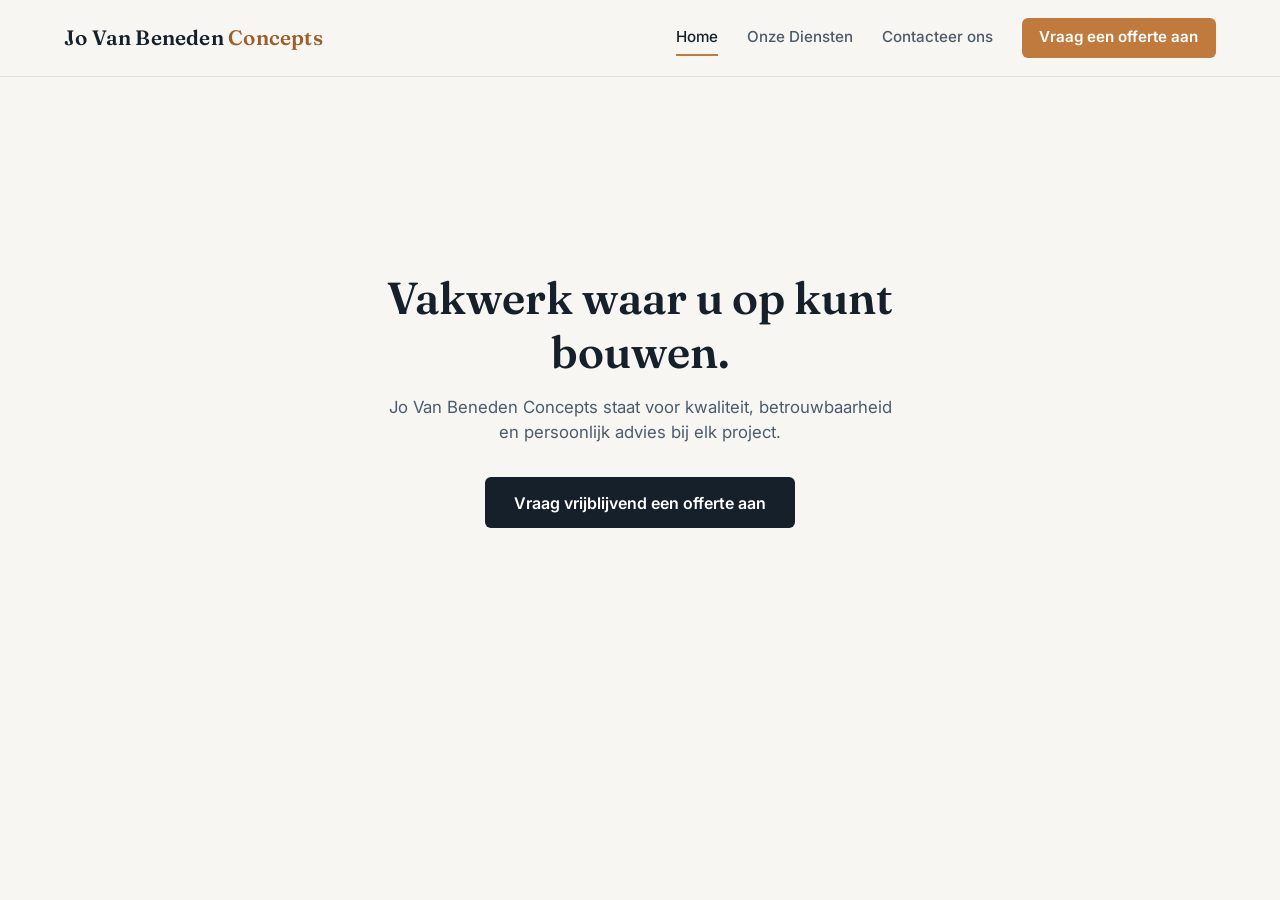
<file: index.html>
<!DOCTYPE html>
<html lang="nl">

<head>
    <meta charset="UTF-8">
    <meta name="viewport" content="width=device-width, initial-scale=1.0">
    <title> Jo Van Beneden Concepts | Vakwerk en maatwerk </title>
    <link rel="preconnect" href="https://fonts.googleapis.com">
    <link rel="preconnect" href="https://fonts.gstatic.com" crossorigin>
    <link
        href="https://fonts.googleapis.com/css2?family=Inter:wght@400;500;600&family=Fraunces:wght@500;600&display=swap"
        rel="stylesheet">
    <link rel="stylesheet" href="index.css">
</head>

<body>
    <header>
        <p class="logo">Jo Van Beneden <span>Concepts</span></p>
        <nav>
            <a href="index.html" class="active">Home</a>
            <a href="dienst.html">Onze Diensten</a>
            <a href="contact.html">Contacteer ons</a>
            <a href="offerte.html" class="nav-cta">Vraag een offerte aan</a>
        </nav>
    </header>

    <main>
        <section class="hero">
            <h1>Vakwerk waar u op kunt bouwen.</h1>
            <p>Jo Van Beneden Concepts staat voor kwaliteit, betrouwbaarheid en persoonlijk advies bij elk project.</p>
            <a href="offerte.html" class="btn">Vraag vrijblijvend een offerte aan</a>
        </section>
    </main>
</body>

</html>
</file>
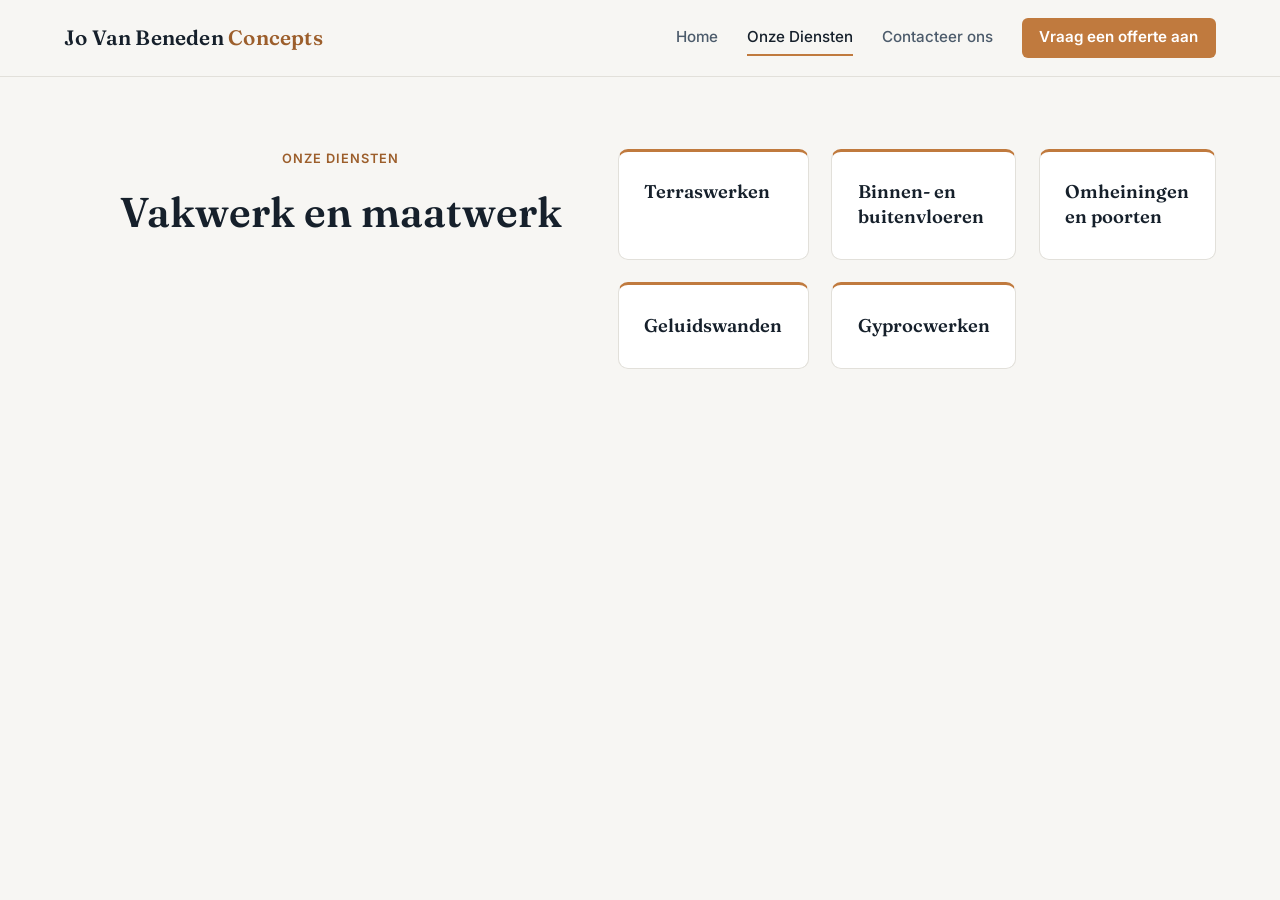
<file: dienst.html>
<!DOCTYPE html>
<html lang="en">

<head>
    <meta charset="UTF-8">
    <meta name="viewport" content="width=device-width, initial-scale=1.0">
    <title> ONZE DIENSTEN - JVBC </title>
    <link rel="preconnect" href="https://fonts.googleapis.com">
    <link rel="preconnect" href="https://fonts.gstatic.com" crossorigin>
    <link href="https://fonts.googleapis.com/css2?family=Inter:wght@400;500;600&family=Fraunces:wght@500;600&display=swap" rel="stylesheet">
    <link rel="stylesheet" href="index.css">
</head>

<body>
    <header>
        <p class="logo">Jo Van Beneden <span>Concepts</span></p>
        <nav>
            <a href="index.html">Home</a>
            <a href="dienst.html" class="active">Onze Diensten</a>
            <a href="contact.html">Contacteer ons</a>
            <a href="offerte.html" class="nav-cta">Vraag een offerte aan</a>
        </nav>
    </header>
<main class="diensten">
    <div class="diensten-intro">
        <p class="eyebrow">Onze diensten</p>
        <h1>Vakwerk en maatwerk</h1>
    </div>

    <ul class="service-list">
        <li>
            <h2>Terraswerken</h2>
        </li>
        <li>
            <h2>Binnen- en buitenvloeren</h2>
        </li>
        <li>
            <h2>Omheiningen en poorten</h2>
        </li>
        <li>
            <h2>Geluidswanden</h2>
        </li>
        <li>
            <h2>Gyprocwerken</h2>
        </li>
    </ul>
</main>
</body>

</html>
</file>
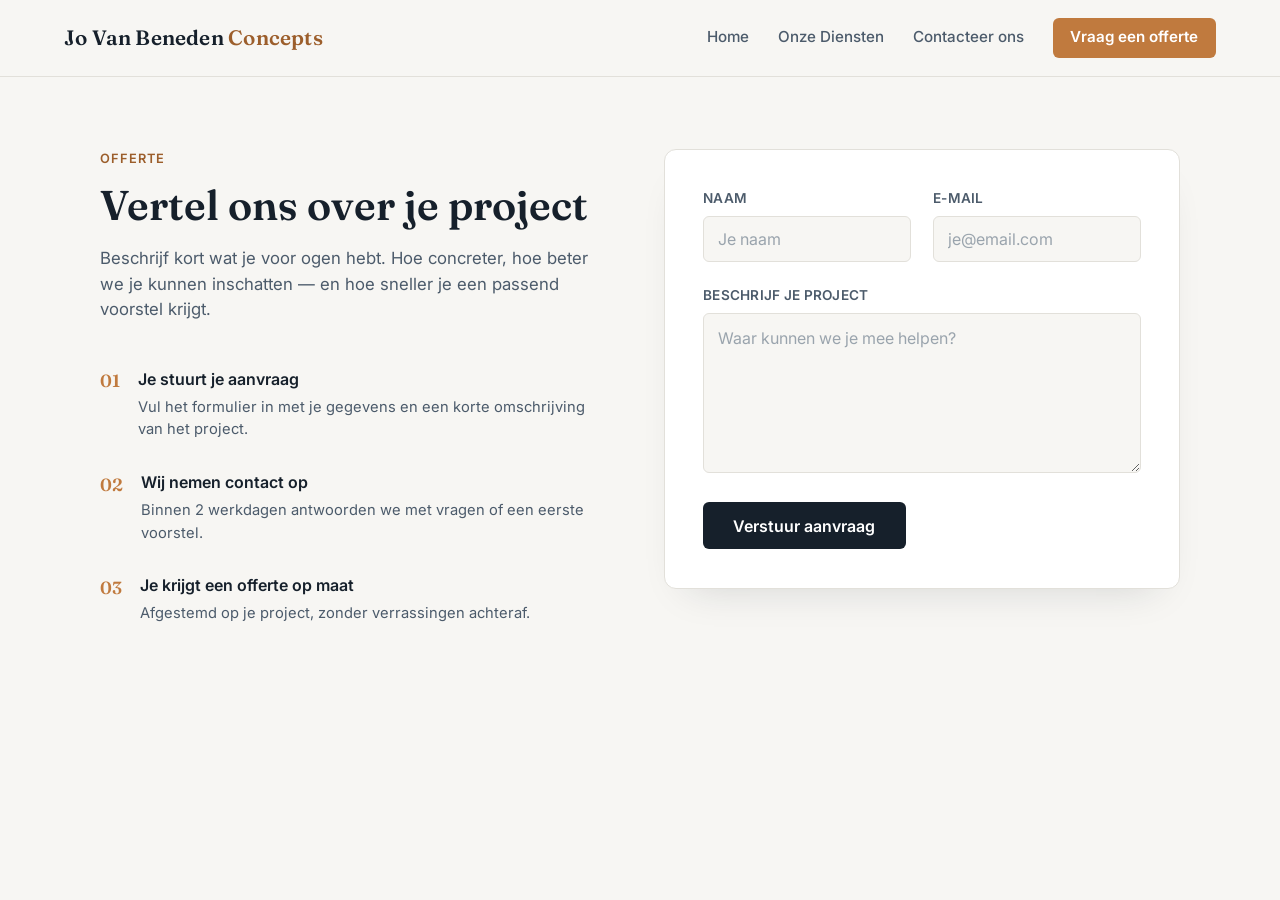
<file: offerte.html>
<!DOCTYPE html>
<html lang="en">

<head>
    <meta charset="UTF-8">
    <meta name="viewport" content="width=device-width, initial-scale=1.0">
    <title> OFFERTE - JVBC </title>
    <link rel="preconnect" href="https://fonts.googleapis.com">
    <link rel="preconnect" href="https://fonts.gstatic.com" crossorigin>
    <link href="https://fonts.googleapis.com/css2?family=Inter:wght@400;500;600&family=Fraunces:wght@500;600&display=swap" rel="stylesheet">
    <link rel="stylesheet" href="index.css">
</head>

<body>
    <header>
        <p class="logo">Jo Van Beneden <span>Concepts</span></p>
        <nav>
            <a href="index.html">Home</a>
            <a href="dienst.html">Onze Diensten</a>
            <a href="contact.html">Contacteer ons</a>
            <a href="offerte.html" class="nav-cta active">Vraag een offerte</a>
        </nav>
    </header>
<main class="offerte">
    <div class="offerte-grid">
        <div class="offerte-intro">
            <p class="eyebrow">Offerte</p>
            <h1>Vertel ons over je project</h1>
            <p class="lead">Beschrijf kort wat je voor ogen hebt. Hoe concreter, hoe beter we je kunnen inschatten — en hoe sneller je een passend voorstel krijgt.</p>

            <ol class="process-steps">
                <li>
                    <span class="step-index">01</span>
                    <div>
                        <h3>Je stuurt je aanvraag</h3>
                        <p>Vul het formulier in met je gegevens en een korte omschrijving van het project.</p>
                    </div>
                </li>
                <li>
                    <span class="step-index">02</span>
                    <div>
                        <h3>Wij nemen contact op</h3>
                        <p>Binnen 2 werkdagen antwoorden we met vragen of een eerste voorstel.</p>
                    </div>
                </li>
                <li>
                    <span class="step-index">03</span>
                    <div>
                        <h3>Je krijgt een offerte op maat</h3>
                        <p>Afgestemd op je project, zonder verrassingen achteraf.</p>
                    </div>
                </li>
            </ol>
        </div>

        <div class="offerte-form-wrap">
            <form id="form" class="form-card" action="https://api.web3forms.com/submit" method="POST">
                <input type="hidden" name="access_key" value="51c59d0c-4fa7-4ab9-8c40-2f14d829b912">

                <div class="field-row">
                    <div class="field">
                        <label for="naam">Naam</label>
                        <input type="text" name="naam" id="naam" placeholder="Je naam" required>
                    </div>
                    <div class="field">
                        <label for="email">E-mail</label>
                        <input type="email" name="email" id="email" placeholder="je@email.com" required>
                    </div>
                </div>

                <div class="field">
                    <label for="bericht">Beschrijf je project</label>
                    <textarea name="bericht" id="bericht" placeholder="Waar kunnen we je mee helpen?" required></textarea>
                </div>

                <button type="submit">Verstuur aanvraag</button>
            </form>

            <div id="formSuccess" class="form-success" hidden>
                <h2>Bedankt!</h2>
                <p>Je offerte-aanvraag is succesvol verstuurd. We nemen zo snel mogelijk contact met je op.</p>
                <a href="index.html" class="btn">Terug naar Home</a>
            </div>
        </div>
    </div>
</main>
        <script src="script.js"></script>
</body>

</html>
</file>
<file: index.css>
:root {
  --ink: #16202b;
  --slate: #4c5b6b;
  --paper: #f7f6f3;
  --line: #e2e0da;
  --accent: #c07a3e;
  --accent-dark: #9c5e2b;
}

* {
  box-sizing: border-box;
}

body {
  margin: 0;
  background: var(--paper);
  color: var(--ink);
  font-family: 'Inter', -apple-system, BlinkMacSystemFont, sans-serif;
  line-height: 1.5;
}

header {
  display: flex;
  align-items: center;
  justify-content: space-between;
  flex-wrap: wrap;
  gap: 1rem;
  padding: 1.1rem 5%;
  border-bottom: 1px solid var(--line);
  background: var(--paper);
}

.logo {
  margin: 0;
  font-family: 'Fraunces', serif;
  font-size: 1.3rem;
  font-weight: 600;
  letter-spacing: 0.01em;
  color: var(--ink);
}

.logo span {
  color: var(--accent-dark);
}

nav {
  display: flex;
  align-items: center;
  gap: 1.8rem;
  flex-wrap: wrap;
}

nav a {
  color: var(--slate);
  text-decoration: none;
  font-size: 0.95rem;
  font-weight: 500;
  padding: 0.3rem 0;
  position: relative;
}

nav a::after {
  content: "";
  position: absolute;
  left: 0;
  bottom: -2px;
  width: 0;
  height: 2px;
  background: var(--accent);
  transition: width 0.2s ease;
}

nav a:hover::after,
nav a.active::after {
  width: 100%;
}

nav a:hover,
nav a.active {
  color: var(--ink);
}

nav a.nav-cta {
  background: var(--accent);
  color: #fff;
  padding: 0.55rem 1.1rem;
  border-radius: 6px;
  font-weight: 600;
}

nav a.nav-cta::after {
  display: none;
}

nav a.nav-cta:hover {
  background: var(--accent-dark);
  color: #fff;
}

main {
  min-height: 70vh;
  display: flex;
  align-items: center;
  justify-content: center;
}

/* Offerte-pagina */
main.offerte {
  align-items: flex-start;
  padding: 4.5rem 5% 6rem;
}

.offerte-grid {
  width: 100%;
  max-width: 1080px;
  margin: 0 auto;
  display: grid;
  grid-template-columns: 1fr 1.05fr;
  gap: 4.5rem;
}

.eyebrow {
  margin: 0 0 0.8rem;
  font-size: 0.8rem;
  font-weight: 600;
  letter-spacing: 0.08em;
  text-transform: uppercase;
  color: var(--accent-dark);
}

.offerte-intro h1 {
  font-family: 'Fraunces', serif;
  font-size: clamp(2rem, 3.4vw, 2.6rem);
  font-weight: 600;
  line-height: 1.2;
  margin: 0 0 1rem;
}

.offerte-intro .lead {
  color: var(--slate);
  font-size: 1.05rem;
  margin: 0 0 2.8rem;
  max-width: 46ch;
}

.process-steps {
  list-style: none;
  margin: 0;
  padding: 0;
  display: flex;
  flex-direction: column;
  gap: 1.8rem;
}

.process-steps li {
  display: flex;
  gap: 1.1rem;
  align-items: flex-start;
}

.step-index {
  font-family: 'Fraunces', serif;
  font-size: 1.1rem;
  font-weight: 600;
  color: var(--accent);
  padding-top: 0.1rem;
  flex-shrink: 0;
}

.process-steps h3 {
  font-family: 'Inter', sans-serif;
  font-size: 1rem;
  font-weight: 600;
  margin: 0 0 0.3rem;
}

.process-steps p {
  color: var(--slate);
  font-size: 0.92rem;
  margin: 0;
  line-height: 1.55;
}

.offerte-form-wrap {
  position: relative;
}

.form-card {
  background: #fff;
  border: 1px solid var(--line);
  border-radius: 12px;
  box-shadow: 0 20px 40px -24px rgba(22, 32, 43, 0.18);
  padding: 2.4rem;
  display: flex;
  flex-direction: column;
  gap: 1.4rem;
}

.form-card[hidden] {
  display: none;
}

.field-row {
  display: grid;
  grid-template-columns: 1fr 1fr;
  gap: 1.4rem;
}

.field {
  display: flex;
  flex-direction: column;
}

.form-card label {
  display: block;
  font-size: 0.85rem;
  font-weight: 600;
  letter-spacing: 0.02em;
  text-transform: uppercase;
  color: var(--slate);
  margin-bottom: 0.5rem;
}

.form-card input,
.form-card textarea {
  width: 100%;
  font-family: 'Inter', sans-serif;
  font-size: 1rem;
  color: var(--ink);
  background: var(--paper);
  border: 1px solid var(--line);
  border-radius: 6px;
  padding: 0.75rem 0.9rem;
  transition: border-color 0.2s ease, box-shadow 0.2s ease;
}

.form-card textarea {
  min-height: 160px;
  resize: vertical;
  font-family: inherit;
  line-height: 1.5;
}

.form-card input:focus,
.form-card textarea:focus {
  outline: none;
  border-color: var(--accent);
  box-shadow: 0 0 0 3px rgba(192, 122, 62, 0.15);
}

.form-card input::placeholder,
.form-card textarea::placeholder {
  color: #9aa4ad;
}

.form-card button[type="submit"] {
  align-self: flex-start;
  background: var(--ink);
  color: #fff;
  border: none;
  cursor: pointer;
  font-family: 'Inter', sans-serif;
  font-size: 1rem;
  font-weight: 600;
  padding: 0.85rem 1.9rem;
  border-radius: 6px;
  margin-top: 0.4rem;
  transition: background 0.2s ease, transform 0.1s ease;
}

.form-card button[type="submit"]:hover {
  background: var(--accent-dark);
}

.form-card button[type="submit"]:active {
  transform: translateY(1px);
}

.form-card button[type="submit"]:disabled {
  background: var(--slate);
  cursor: not-allowed;
}

.form-success {
  background: #fff;
  border: 1px solid var(--line);
  border-radius: 12px;
  box-shadow: 0 20px 40px -24px rgba(22, 32, 43, 0.18);
  padding: 2.8rem;
  text-align: center;
}

.form-success h2 {
  font-family: 'Fraunces', serif;
  font-size: clamp(1.5rem, 3.5vw, 2rem);
  font-weight: 600;
  margin: 0 0 0.75rem;
  color: var(--accent-dark);
}

.form-success p {
  color: var(--slate);
  font-size: 1.05rem;
  margin: 0 0 1.8rem;
}

.form-success[hidden] {
  display: none;
}

@media (max-width: 860px) {
  .offerte-grid {
    grid-template-columns: 1fr;
    gap: 3rem;
  }
}

@media (max-width: 640px) {
  main.offerte {
    padding: 3rem 6% 4rem;
  }

  .form-card {
    padding: 1.8rem;
  }

  .field-row {
    grid-template-columns: 1fr;
    gap: 1.4rem;
  }

  .form-card button[type="submit"] {
    align-self: stretch;
  }

  .form-success {
    padding: 2rem 1.6rem;
  }
}

.hero {
  max-width: 640px;
  margin: 0 auto;
  padding: 6rem 5% 5rem;
  text-align: center;
}

.hero h1 {
  font-family: 'Fraunces', serif;
  font-size: clamp(2rem, 4vw, 2.8rem);
  font-weight: 600;
  line-height: 1.2;
  margin: 0 0 1rem;
}

.hero p {
  color: var(--slate);
  font-size: 1.05rem;
  margin: 0 0 2rem;
}

.btn {
  display: inline-block;
  background: var(--ink);
  color: #fff;
  text-decoration: none;
  padding: 0.85rem 1.8rem;
  border-radius: 6px;
  font-weight: 600;
  transition: background 0.2s ease;
}

.btn:hover {
  background: var(--accent-dark);
}

@media (max-width: 640px) {
  header {
    flex-direction: column;
    align-items: flex-start;
  }
  nav {
    gap: 1rem;
  }
}

/* Diensten-pagina */
main.diensten {
  align-items: flex-start;
  padding: 4.5rem 5% 6rem;
}

main.diensten > * {
  width: 100%;
  max-width: 1080px;
  margin: 0 auto;
}

.diensten-intro {
  text-align: center;
  margin-bottom: 3.5rem;
}

.diensten-intro h1 {
  font-family: 'Fraunces', serif;
  font-size: clamp(2rem, 3.4vw, 2.6rem);
  font-weight: 600;
  margin: 0;
}

.service-list {
  list-style: none;
  margin: 0;
  padding: 0;
  display: grid;
  grid-template-columns: repeat(3, 1fr);
  gap: 1.4rem;
}

.service-list li {
  background: #fff;
  border: 1px solid var(--line);
  border-top: 3px solid var(--accent);
  border-radius: 10px;
  padding: 1.8rem 1.6rem;
  transition: transform 0.2s ease, box-shadow 0.2s ease;
}

.service-list li:hover {
  transform: translateY(-3px);
  box-shadow: 0 16px 32px -20px rgba(22, 32, 43, 0.22);
}

.service-list h2 {
  font-family: 'Fraunces', serif;
  font-size: 1.15rem;
  font-weight: 600;
  margin: 0;
  line-height: 1.35;
}

@media (max-width: 860px) {
  .service-list {
    grid-template-columns: repeat(2, 1fr);
  }
}

@media (max-width: 560px) {
  main.diensten {
    padding: 3rem 6% 4rem;
  }

  .service-list {
    grid-template-columns: 1fr;
  }
}
</file>
